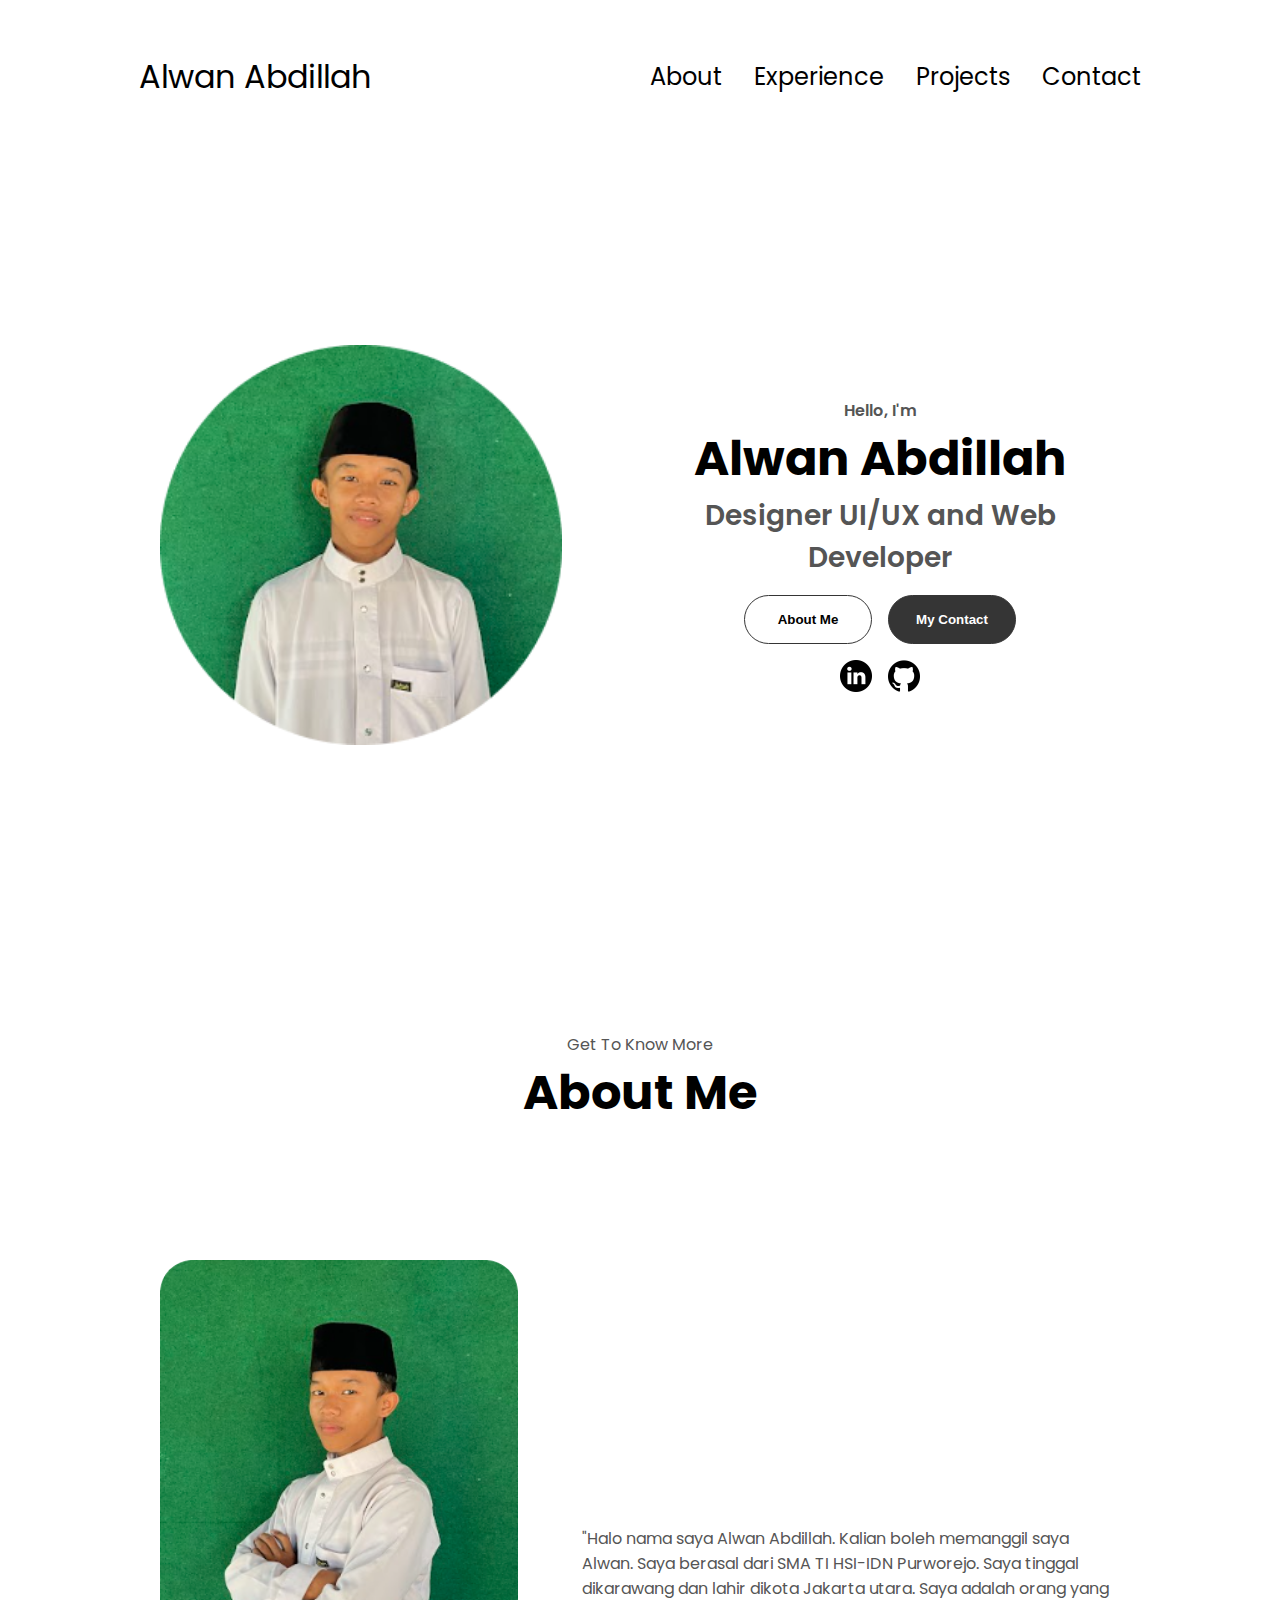
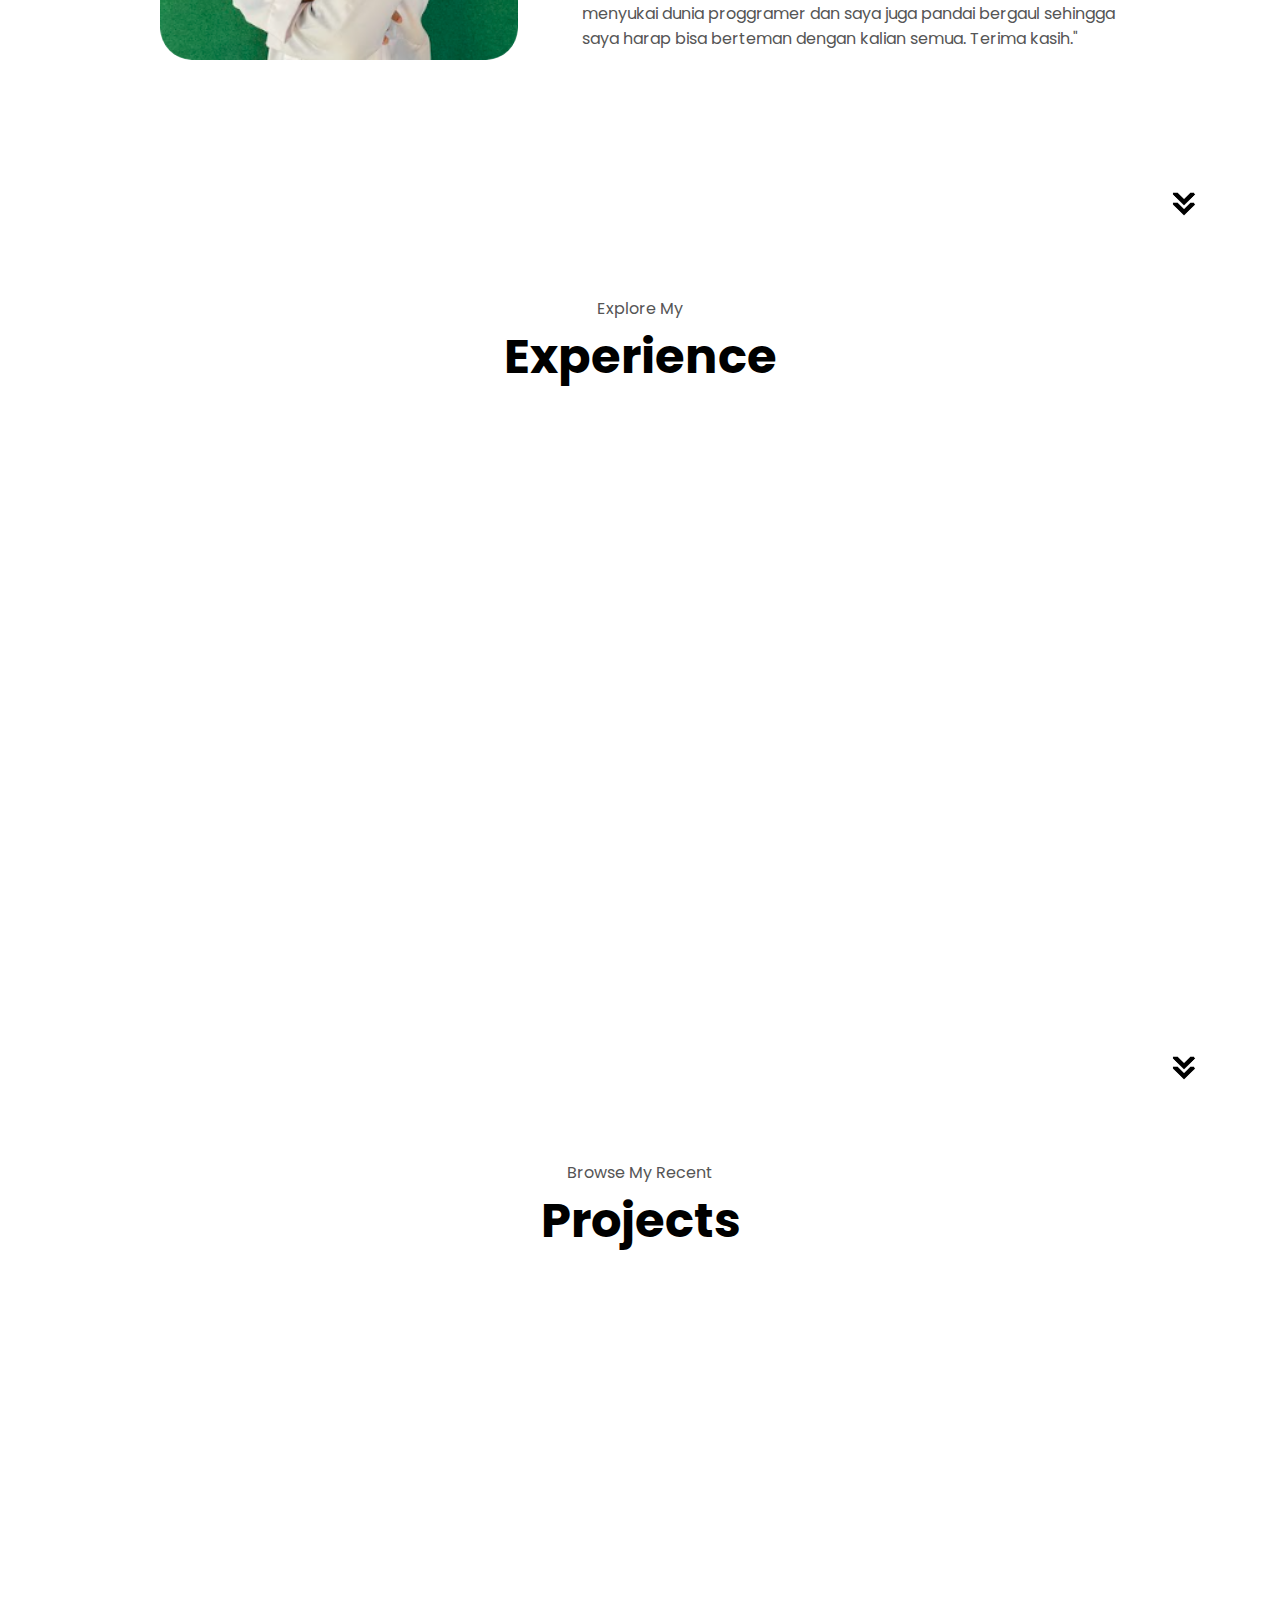
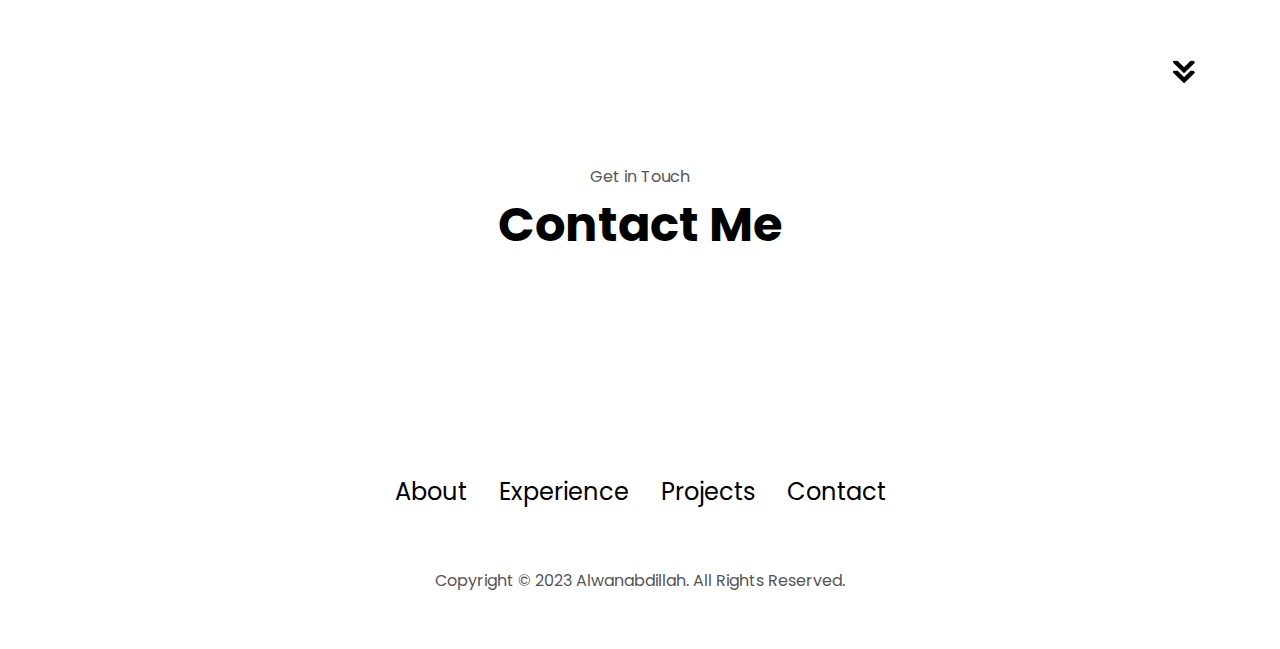
<file: index.html>
<!DOCTYPE html>
<html lang="en">
  <head>
    <meta charset="UTF-8" />
    <meta http-equiv="X-UA-Compatible" content="IE=edge" />
    <meta name="viewport" content="width=device-width, initial-scale=1.0" />
    <title>My Portfolio</title>
    <link rel="stylesheet" href="style.css" />
    <link rel="stylesheet" href="mediaqueries.css" />
    <link href="https://unpkg.com/aos@2.3.1/dist/aos.css" rel="stylesheet" />
  </head>
  <body>
    <div class="overflow">
      <nav id="desktop-nav">
        <div class="logo">Alwan Abdillah</div>
        <div>
          <ul class="nav-links">
            <li><a href="#about">About</a></li>
            <li><a href="#experience">Experience</a></li>
            <li><a href="#projects">Projects</a></li>
            <li><a href="#contact">Contact</a></li>
          </ul>
        </div>
      </nav>
      <nav id="hamburger-nav">
        <div class="logo">Alwan Abdillah</div>
        <div class="hamburger-menu">
          <div class="hamburger-icon" onclick="toggleMenu()">
            <span></span>
            <span></span>
            <span></span>
          </div>
          <div class="menu-links">
            <li><a href="#about" onclick="toggleMenu()">About</a></li>
            <li><a href="#experience" onclick="toggleMenu()">Experience</a></li>
            <li><a href="#projects" onclick="toggleMenu()">Projects</a></li>
            <li><a href="#contact" onclick="toggleMenu()">Contact</a></li>
          </div>
        </div>
      </nav>
      <section id="profile">
        <div class="section__pic-container">
          <img src="./assets/profilalwan.png" alt="John Doe profile picture" />
        </div>
        <div class="section__text">
          <p class="section__text__p1">Hello, I'm</p>
          <h1 class="title">Alwan Abdillah</h1>
          <p class="section__text__p2">Designer UI/UX and Web Developer</p>
          <div class="btn-container">
            <button class="btn btn-color-2" onclick="window.open('./#about')">
              About Me
            </button>
            <button
              class="btn btn-color-1"
              onclick="location.href='./#contact'"
            >
              My Contact
            </button>
          </div>
          <div id="socials-container">
            <img
              src="./assets/linkedin.png"
              alt="My LinkedIn profile"
              class="icon"
              onclick="location.href='https://www.linkedin.com/in/alwan-abdillah-208315274/'"
            />
            <img
              src="./assets/github.png"
              alt="My Github profile"
              class="icon"
              onclick="location.href ='https://github.com/Alwanabdillah'"
            />
          </div>
        </div>
      </section>
      <section id="about">
        <p class="section__text__p1">Get To Know More</p>
        <h1 class="title">About Me</h1>
        <div class="section-container">
          <div class="section__pic-container">
            <img
              src="./assets/profilalwankotak.png"
              alt="Profile picture"
              class="about-pic"
            />
          </div>
          <div class="about-details-container">
            <div data-aos="fade-up" class="about-containers">
              <div class="details-container">
                <img
                  src="./assets/experience.png"
                  alt="Experience icon"
                  class="icon"
                />
                <h3>Soft Skill</h3>
                <p>Visual Studio Code <br />Android Studio</p>
              </div>
              <div class="details-container">
                <img
                  src="./assets/education.png"
                  alt="Education icon"
                  class="icon"
                />
                <h3>Education</h3>
                <p>Ibnu Abbas Bording School<br />IDN-HSI IT Bording School</p>
              </div>
            </div>
            <div class="text-container">
              <p>
                "Halo nama saya Alwan Abdillah. Kalian boleh memanggil saya
                Alwan. Saya berasal dari SMA TI HSI-IDN Purworejo. Saya tinggal
                dikarawang dan lahir dikota Jakarta utara. Saya adalah orang
                yang menyukai dunia proggramer dan saya juga pandai bergaul
                sehingga saya harap bisa berteman dengan kalian semua. Terima
                kasih."
              </p>
            </div>
          </div>
        </div>
        <img
          src="./assets/arrow.png"
          alt="Arrow icon"
          class="icon arrow"
          onclick="location.href='./#experience'"
        />
      </section>
      <section id="experience">
        <p class="section__text__p1">Explore My</p>
        <h1 class="title">Experience</h1>
        <div data-aos="fade-down" class="experience-details-container">
          <div class="about-containers">
            <div class="details-container">
              <h2 class="experience-sub-title">Diniyyah Lessons</h2>
              <div class="article-container">
                <article>
                  <img
                    src="./assets/checkmark.png"
                    alt="Experience icon"
                    class="icon"
                  />
                  <div>
                    <h3>Fiqh</h3>
                    <p>Muamalah</p>
                  </div>
                </article>
                <article>
                  <img
                    src="./assets/checkmark.png"
                    alt="Experience icon"
                    class="icon"
                  />
                  <div>
                    <h3>Nahwu</h3>
                    <p>Fi'il</p>
                  </div>
                </article>
                <article>
                  <img
                    src="./assets/checkmark.png"
                    alt="Experience icon"
                    class="icon"
                  />
                  <div>
                    <h3>Mufradat</h3>
                    <p>Health</p>
                  </div>
                </article>
                <article>
                  <img
                    src="./assets/checkmark.png"
                    alt="Experience icon"
                    class="icon"
                  />
                  <div>
                    <h3>Aqidah</h3>
                    <p>Basic</p>
                  </div>
                </article>
                <article>
                  <img
                    src="./assets/checkmark.png"
                    alt="Experience icon"
                    class="icon"
                  />
                  <div>
                    <h3>Sirah Nabi</h3>
                    <p>Basic</p>
                  </div>
                </article>
                <article>
                  <img
                    src="./assets/checkmark.png"
                    alt="Experience icon"
                    class="icon"
                  />
                  <div>
                    <h3>Muhaddasah</h3>
                    <p>Intermediate</p>
                  </div>
                </article>
              </div>
            </div>
            <div class="details-container">
              <h2 class="experience-sub-title">Frontend Development</h2>
              <div class="article-container">
                <article>
                  <img
                    src="./assets/checkmark.png"
                    alt="Experience icon"
                    class="icon"
                  />
                  <div>
                    <h3>HTML</h3>
                    <p>Experienced</p>
                  </div>
                </article>
                <article>
                  <img
                    src="./assets/checkmark.png"
                    alt="Experience icon"
                    class="icon"
                  />
                  <div>
                    <h3>CSS</h3>
                    <p>Experienced</p>
                  </div>
                </article>
                <article>
                  <img
                    src="./assets/checkmark.png"
                    alt="Experience icon"
                    class="icon"
                  />
                  <div>
                    <h3>Java Script</h3>
                    <p>Intermediate</p>
                  </div>
                </article>
                <article>
                  <img
                    src="./assets/checkmark.png"
                    alt="Experience icon"
                    class="icon"
                  />
                  <div>
                    <h3>Python</h3>
                    <p>code</p>
                  </div>
                </article>
              </div>
            </div>
          </div>
        </div>
        <img
          src="./assets/arrow.png"
          alt="Arrow icon"
          class="icon arrow"
          onclick="location.href='./#projects'"
        />
      </section>
      <section id="projects">
        <p class="section__text__p1">Browse My Recent</p>
        <h1 class="title">Projects</h1>
        <div class="experience-details-container">
          <div class="about-containers">
            <div
              data-aos="fade-right"
              class="details-container color-container"
            >
              <div class="article-container">
                <img
                  src="./assets/diniyyah.png"
                  alt="Project 1"
                  class="project-img"
                />
              </div>
              <h2 class="experience-sub-title project-title">Diniyyah</h2>
              <div class="btn-container">
                <a
                  class="btn btn-color-2 project-btn"
                  href="diniyyah.html"
                  target="_parent"
                >
                  visit
                </a>
              </div>
            </div>
            <div data-aos="fade-up" class="details-container color-container">
              <div class="article-container">
                <img
                  src="./assets/english.png"
                  alt="Project 2"
                  class="project-img"
                />
              </div>
              <h2 class="experience-sub-title project-title">English</h2>
              <div class="btn-container">
                <a
                  class="btn btn-color-2 project-btn"
                  href="inggris.html"
                  target="_parent"
                >
                  visit
                </a>
              </div>
            </div>
            <div data-aos="fade-left" class="details-container color-container">
              <div class="article-container">
                <img
                  src="./assets/tahfidz.png"
                  alt="Project 3"
                  class="project-img"
                />
              </div>
              <h2 class="experience-sub-title project-title">Tahfidz</h2>
              <div class="btn-container">
                <a
                  class="btn btn-color-2 project-btn"
                  href="tahfidz.html"
                  target="_parent"
                  >visit</a
                >
              </div>
            </div>
          </div>
        </div>
        <img
          src="./assets/arrow.png"
          alt="Arrow icon"
          class="icon arrow"
          onclick="location.href='./#contact'"
        />
      </section>
      <section id="contact">
        <p class="section__text__p1">Get in Touch</p>
        <h1 class="title">Contact Me</h1>
        <div
          data-aos="fade-up"
          data-aos-duration="3000"
          class="contact-info-upper-container"
        >
          <!-- <div class="contact-info-container">
          <img
            src="./assets/email.png"
            alt="Email icon"
            class="icon contact-icon email-icon"
          />
          <p>
            <a
              href="https://mail.google.com/mail/u/0/#search/abdillahalwan67%40gmail.com?compose=new"
              target="_blank"
              >Gmail</a
            >
          </p>
        </div>
        <div class="contact-info-container">
          <img
            src="./assets/linkedin.png"
            alt="LinkedIn icon"
            class="icon contact-icon"
          />
          <p>
            <a
              href="https://www.linkedin.com/in/alwan-abdillah-208315274/"
              target="_blank"
              >LinkedIn</a
            >
          </p>
        </div> -->
          <div class="contact-info-container">
            <img
              src="./assets/github01.png"
              alt="Email icon"
              class="icon contact-icon email-icon"
            />
            <p>
              <a href="https://github.com/Alwanabdillah" target="_blank"
                >Github</a
              >
            </p>
          </div>
          <div class="contact-info-container">
            <img
              src="./assets/instagram.png"
              alt="Email icon"
              class="icon contact-icon email-icon"
            />
            <p>
              <a href="https://github.com/Alwanabdillah" target="_blank"
                >Instagram</a
              >
            </p>
          </div>
        </div>
      </section>
      <footer>
        <nav>
          <div class="nav-links-container">
            <ul class="nav-links">
              <li><a href="#about">About</a></li>
              <li><a href="#experience">Experience</a></li>
              <li><a href="#projects">Projects</a></li>
              <li><a href="#contact">Contact</a></li>
            </ul>
          </div>
        </nav>
        <p>Copyright &#169; 2023 Alwanabdillah. All Rights Reserved.</p>
      </footer>
      <script src="script.js"></script>
      <script src="https://unpkg.com/aos@2.3.1/dist/aos.js"></script>
      <script>
        AOS.init();
      </script>
    </div>
  </body>
</html>
</file>
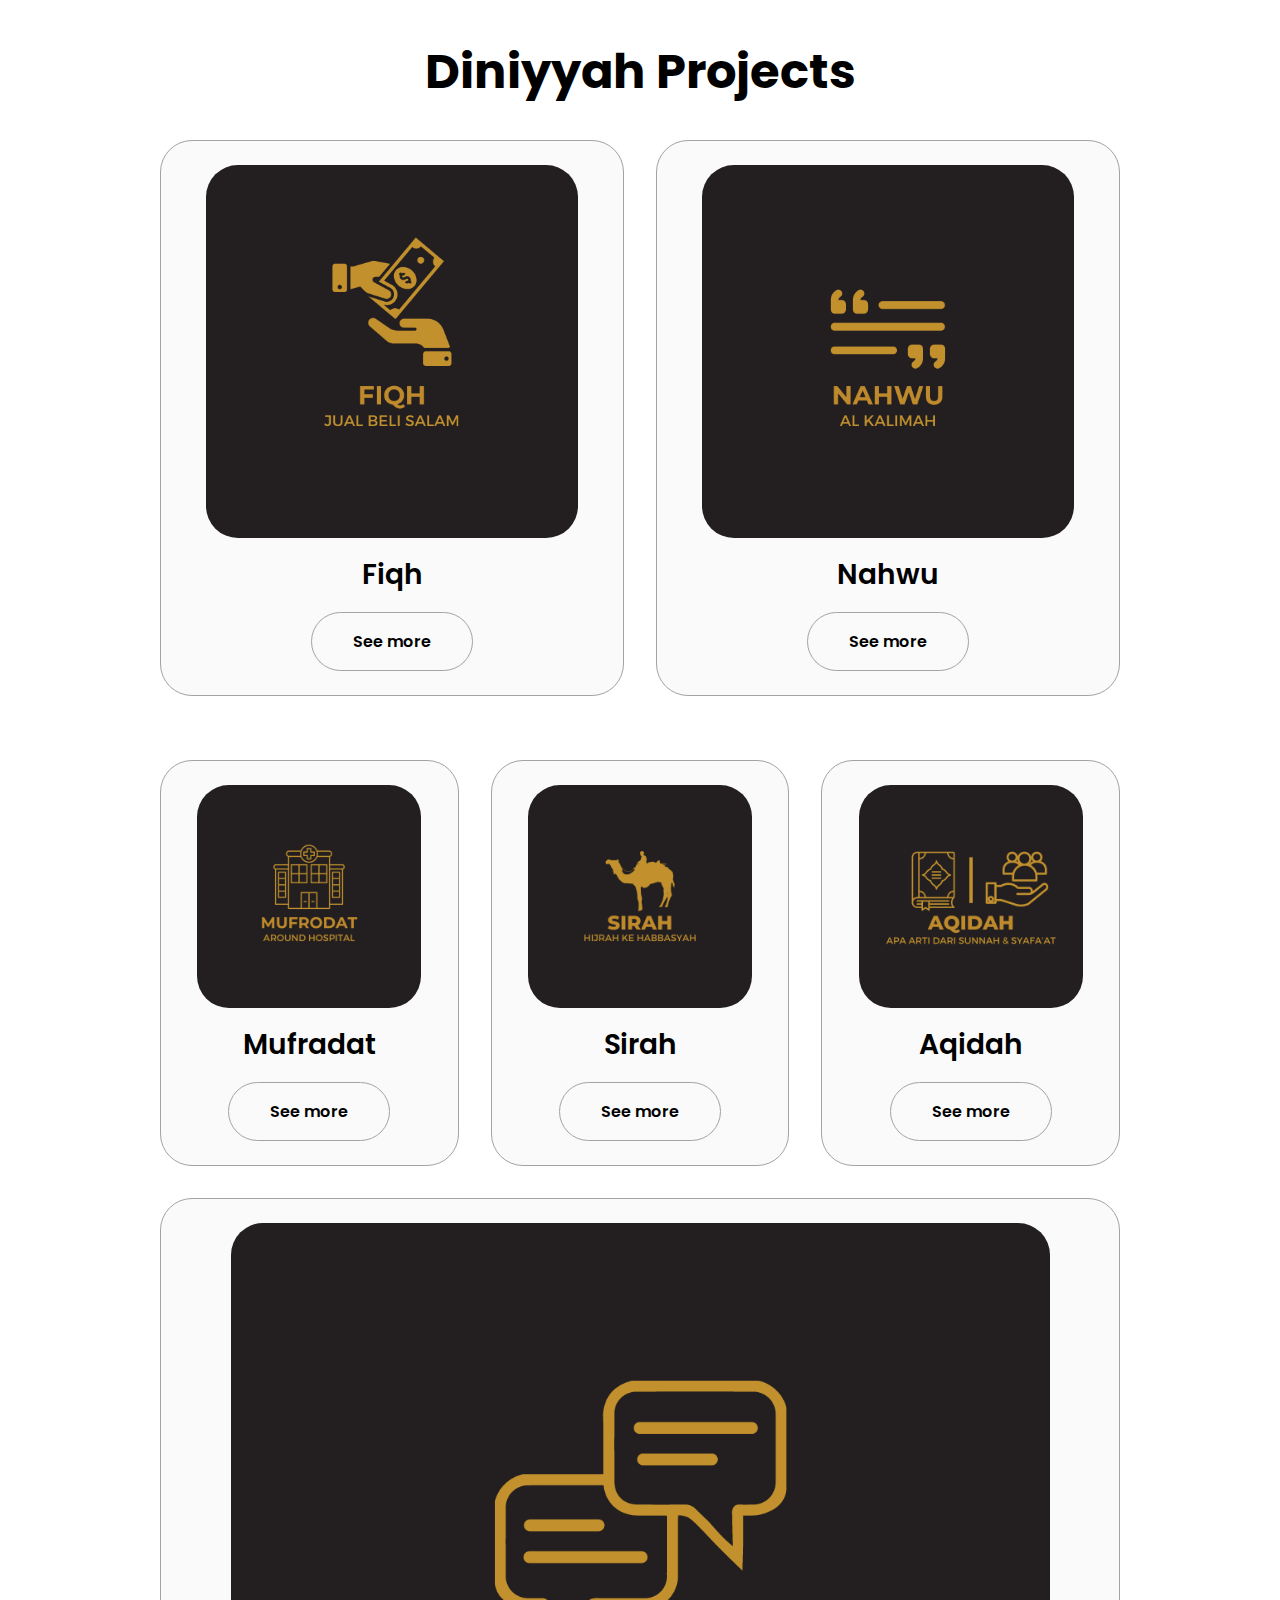
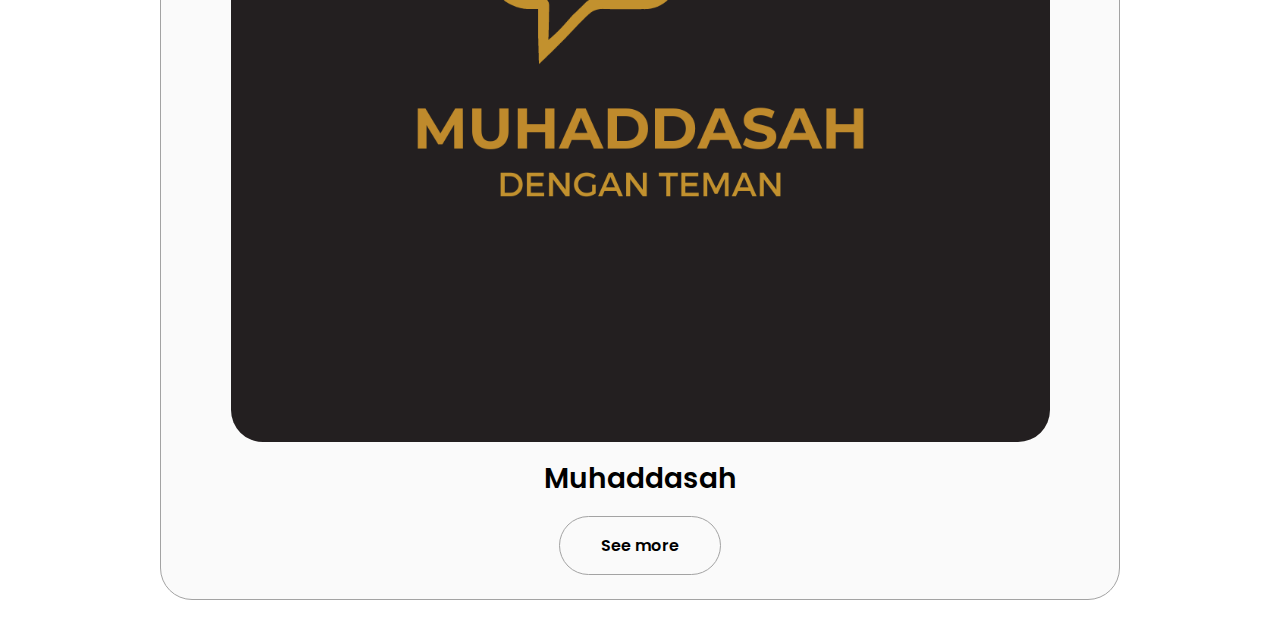
<file: diniyyah.html>
<!DOCTYPE html>
<html lang="en">
  <head>
    <meta charset="UTF-8" />
    <meta name="viewport" content="width=device-width, initial-scale=1.0" />
    <title>Diniyyah Project</title>
    <link rel="stylesheet" href="style.css" />
    <link rel="stylesheet" href="mediaqueries.css" />
  </head>
  <body>
    <section id="projects">
      <h1 class="title">Diniyyah Projects</h1>

      <div class="experience-details-container">
        <div class="about-containers">
          <div class="details-container color-container">
            <div class="article-container">
              <img
                src="./assets/fiqh.png"
                alt="Project 1"
                class="project-img"
              />
            </div>
            <h2 class="experience-sub-title project-title">Fiqh</h2>
            <div class="btn-container">
              <a
                class="btn btn-color-2 project-btn"
                href="https://drive.google.com/drive/folders/1MQEjeRQjmp7tTNQ4E2Wk5RXt0aHcWAD-?usp=sharing "
              >
                See more
              </a>
            </div>
          </div>
          <div class="details-container color-container">
            <div class="article-container">
              <img
                src="./assets/nahwu.png"
                alt="Project 2"
                class="project-img"
              />
            </div>
            <h2 class="experience-sub-title project-title">Nahwu</h2>
            <div class="btn-container">
              <a
                class="btn btn-color-2 project-btn"
                href="https://drive.google.com/drive/folders/1cwfjeqvGVmIvDpDojxfvxgkK0JxIeHxd?usp=sharing"
              >
                See more
              </a>
            </div>
          </div>
        </div>
        <div class="about-containers">
          <div class="details-container color-container">
            <div class="article-container">
              <img
                src="./assets/mufrodat.png"
                alt="Project 1"
                class="project-img"
              />
            </div>
            <h2 class="experience-sub-title project-title">Mufradat</h2>
            <div class="btn-container">
              <a
                class="btn btn-color-2 project-btn"
                href="https://drive.google.com/drive/folders/1mVkibnJ06zW-moGooWYih2SRwaDkqs9y?usp=sharing"
              >
                See more
              </a>
            </div>
          </div>
          <div class="details-container color-container">
            <div class="article-container">
              <img
                src="./assets/sirah.png"
                alt="Project 2"
                class="project-img"
              />
            </div>
            <h2 class="experience-sub-title project-title">Sirah</h2>
            <div class="btn-container">
              <a
                class="btn btn-color-2 project-btn"
                href="https://drive.google.com/drive/folders/1oJBNc240AxXUFQcgqwwz706evhE0ldF9?usp=sharing"
              >
                See more
              </a>
            </div>
          </div>

          <div class="details-container color-container">
            <div class="article-container">
              <img
                src="./assets/double aqidah.png"
                alt="Project 2"
                class="project-img"
              />
            </div>
            <h2 class="experience-sub-title project-title">Aqidah</h2>
            <div class="btn-container">
              <a
                class="btn btn-color-2 project-btn"
                href="https://drive.google.com/drive/folders/12-_XRdBSzsolqL2-6IkSXj9XuBGY-9ox?usp=sharing"
              >
                See more
              </a>
            </div>
          </div>
          <div class="details-container color-container">
            <div class="article-container">
              <img
                src="./assets/muhadasah.png"
                alt="Project 2"
                class="project-img"
              />
            </div>
            <h2 class="experience-sub-title project-title">Muhaddasah</h2>
            <div class="btn-container">
              <a
                class="btn btn-color-2 project-btn"
                href="https://drive.google.com/drive/folders/1eCvjotCr05jpWgh_yq_EtnEnGtONf9SL?usp=sharing"
              >
                See more
              </a>
            </div>
          </div>
        </div>
      </div>
    </section>
  </body>
</html>
</file>
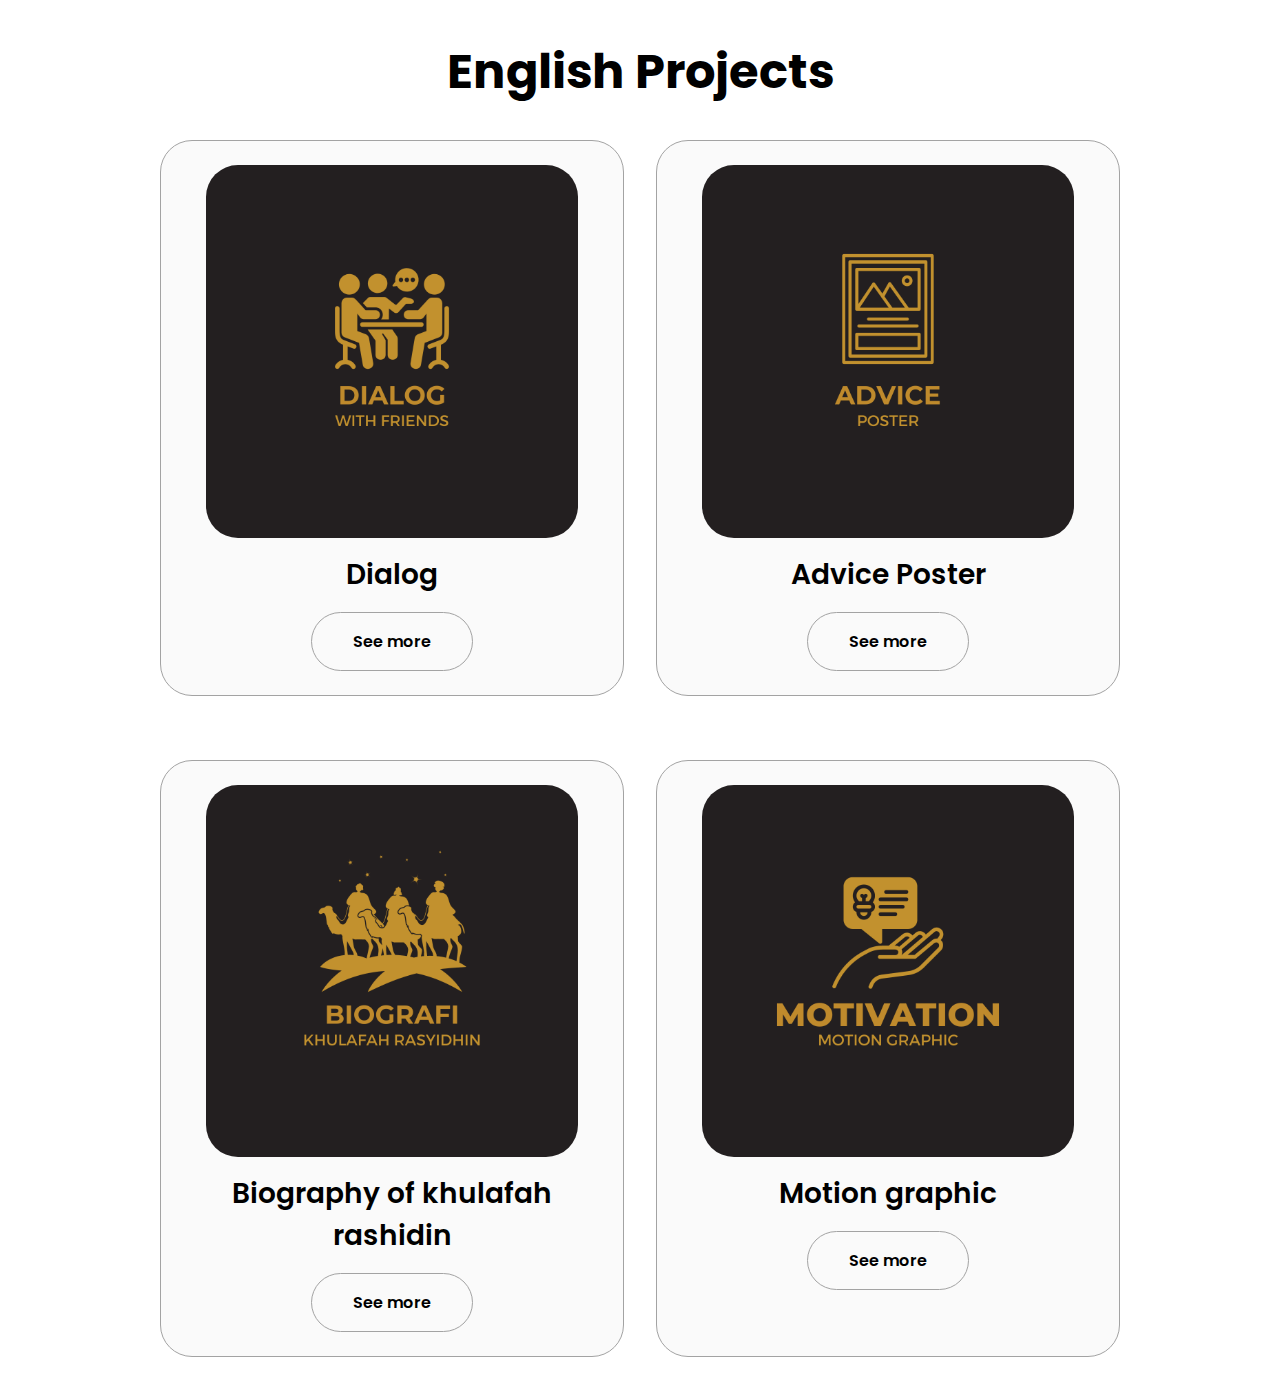
<file: inggris.html>
<!DOCTYPE html>
<html lang="en">
  <head>
    <meta charset="UTF-8" />
    <meta name="viewport" content="width=device-width, initial-scale=1.0" />
    <title>English Project</title>
    <link rel="stylesheet" href="style.css" />
    <link rel="stylesheet" href="mediaqueries.css" />
  </head>
  <body>
    <section id="projects">
      <h1 class="title">English Projects</h1>

      <div class="experience-details-container">
        <div class="about-containers">
          <div class="details-container color-container">
            <div class="article-container">
              <img
                src="./assets/dialog.png"
                alt="Project 1"
                class="project-img"
              />
            </div>
            <h2 class="experience-sub-title project-title">Dialog</h2>
            <div class="btn-container">
              <a
                class="btn btn-color-2 project-btn"
                href="https://youtu.be/GE38gJUWwmg"
              >
                See more
              </a>
            </div>
          </div>
          <div class="details-container color-container">
            <div class="article-container">
              <img
                src="./assets/adivce.png"
                alt="Project 2"
                class="project-img"
              />
            </div>
            <h2 class="experience-sub-title project-title">Advice Poster</h2>
            <div class="btn-container">
              <a
                class="btn btn-color-2 project-btn"
                href="https://drive.google.com/drive/folders/1R9N6WH87a1wffDxSWeFWP-Iyvq00XVrF?usp=drive_link"
              >
                See more
              </a>
            </div>
          </div>
        </div>
        <div class="about-containers">
          <div class="details-container color-container">
            <div class="article-container">
              <img
                src="./assets/biografi.png"
                alt="Project 3"
                class="project-img"
              />
            </div>
            <h2 class="experience-sub-title project-title">
              Biography of khulafah rashidin
            </h2>
            <div class="btn-container">
              <a
                class="btn btn-color-2 project-btn"
                href="https://youtu.be/IJhFiU1hMMI"
              >
                See more
              </a>
            </div>
          </div>
          <div class="details-container color-container">
            <div class="article-container">
              <img
                src="./assets/motivasi.png"
                alt="Project 3"
                class="project-img"
              />
            </div>
            <h2 class="experience-sub-title project-title">Motion graphic</h2>
            <div class="btn-container">
              <a
                class="btn btn-color-2 project-btn"
                href="https://youtu.be/EE0PlpMnfFk"
              >
                See more
              </a>
            </div>
          </div>
        </div>
      </div>
    </section>
  </body>
</html>
</file>
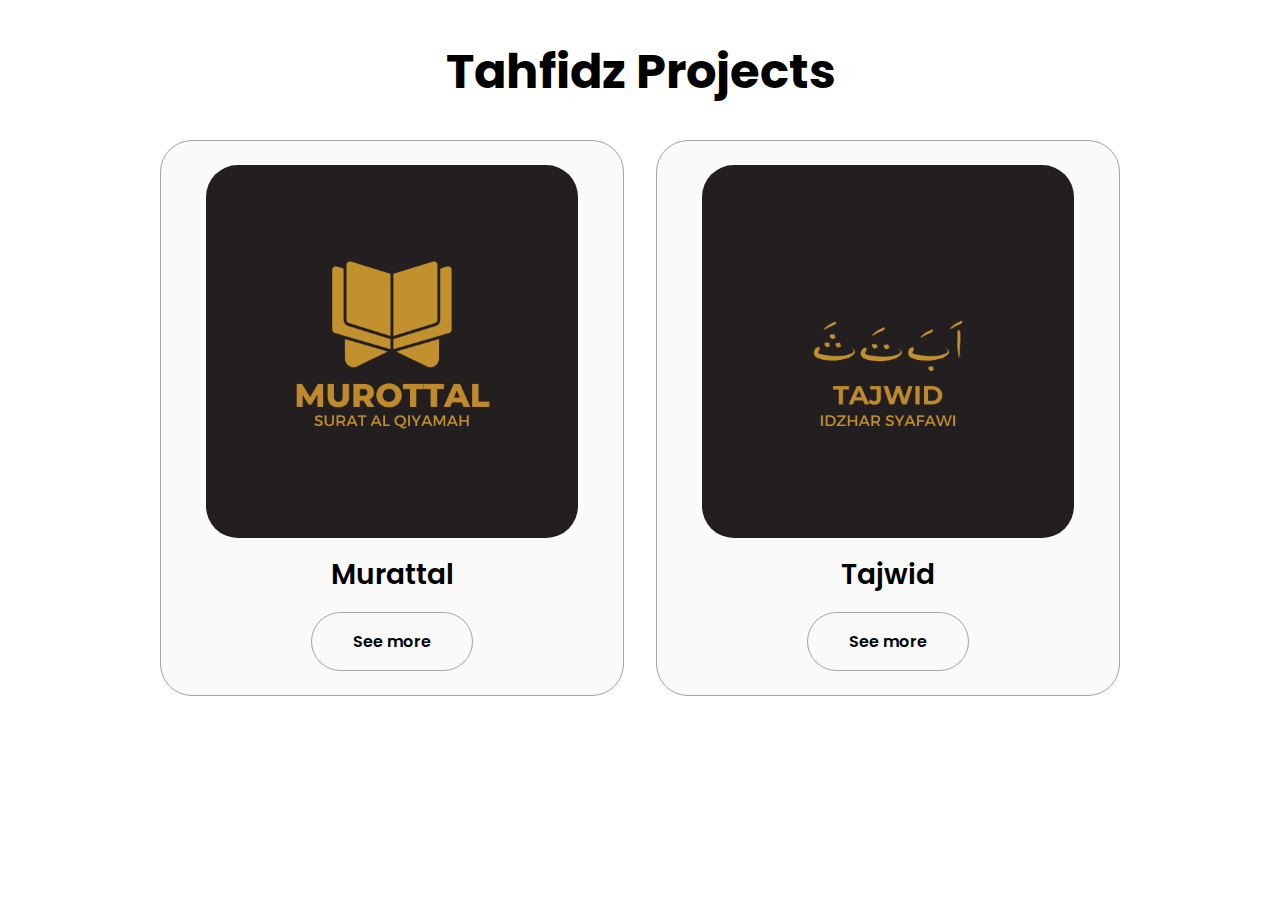
<file: tahfidz.html>
<!DOCTYPE html>
<html lang="en">
  <head>
    <meta charset="UTF-8" />
    <meta name="viewport" content="width=device-width, initial-scale=1.0" />
    <title>Tahfidz Project</title>
    <link rel="stylesheet" href="style.css" />
    <link rel="stylesheet" href="mediaqueries.css" />
  </head>
  <body>
    <section id="projects">
      <h1 class="title">Tahfidz Projects</h1>

      <div class="experience-details-container">
        <div class="about-containers">
          <div class="details-container color-container">
            <div class="article-container">
              <img
                src="./assets/murottal.png"
                alt="Project 1"
                class="project-img"
              />
            </div>
            <h2 class="experience-sub-title project-title">Murattal</h2>
            <div class="btn-container">
              <a
                class="btn btn-color-2 project-btn"
                href="https://youtu.be/MnQx05rsSrc"
              >
                See more
              </a>
            </div>
          </div>
          <div class="details-container color-container">
            <div class="article-container">
              <img
                src="./assets/idzhar.png"
                alt="Project 2"
                class="project-img"
              />
            </div>
            <h2 class="experience-sub-title project-title">Tajwid</h2>
            <div class="btn-container">
              <a
                class="btn btn-color-2 project-btn"
                href="https://youtu.be/e3Cwj9TT_AI"
              >
                See more
              </a>
            </div>
          </div>
        </div>
      </div>
    </section>
  </body>
</html>
</file>
<file: style.css>
/* GENERAL */

@import url("https://fonts.googleapis.com/css2?family=Poppins:wght@300;400;500;600&display=swap");

* {
  margin: 0;
  padding: 0;
}

body {
  font-family: "Poppins", sans-serif;
}

.overflow {
  overflow-x: hidden;
}

html {
  scroll-behavior: smooth;
}

p {
  color: rgb(85, 85, 85);
}

/* TRANSITION */

a,
.btn {
  transition: all 300ms ease;
}

/* DESKTOP NAV */

nav,
.nav-links {
  display: flex;
}

nav {
  justify-content: space-around;
  align-items: center;
  height: 17vh;
}

.nav-links {
  gap: 2rem;
  list-style: none;
  font-size: 1.5rem;
}

a {
  color: black;
  text-decoration: none;
  text-decoration-color: white;
}

a:hover {
  color: grey;
  text-decoration: underline;
  text-underline-offset: 1rem;
  text-decoration-color: rgb(181, 181, 181);
}

.logo {
  font-size: 2rem;
}

.logo:hover {
  cursor: default;
}

/* HAMBURGER MENU */

#hamburger-nav {
  display: none;
}

.hamburger-menu {
  position: relative;
  display: inline-block;
}

.hamburger-icon {
  display: flex;
  flex-direction: column;
  justify-content: space-between;
  height: 24px;
  width: 30px;
  cursor: pointer;
}

.hamburger-icon span {
  width: 100%;
  height: 2px;
  background-color: black;
  transition: all 0.3 ease-in-out;
}

.menu-links {
  position: absolute;
  top: 100%;
  right: 0;
  background-color: white;
  width: fit-content;
  max-height: 0;
  overflow: hidden;
  transition: all 0.3 ease-in-out;
}

.menu-links a {
  display: block;
  padding: 10px;
  text-align: center;
  font-size: 1.5rem;
  color: black;
  text-decoration: none;
  transition: all 0.3 ease-in-out;
}

.menu-links li {
  list-style: none;
}

.menu-links.open {
  max-height: 300px;
}

.hamburger-icon.open span:first-child {
  transform: rotate(45deg) translate(10px, 5px);
}

.hamburger-icon.open span:nth-child(2) {
  opacity: 0;
}

.hamburger-icon.open span:last-child {
  transform: rotate(-45deg) translate(10px, -5px);
}

.hamburger-icon span:first-child {
  transform: none;
}

.hamburger-icon span:first-child {
  opacity: 1;
}

.hamburger-icon span:first-child {
  transform: none;
}

/* SECTIONS */

section {
  padding-top: 4vh;
  height: 96vh;
  margin: 0 10rem;
  box-sizing: border-box;
  min-height: fit-content;
}

.section-container {
  display: flex;
}

/* PROFILE SECTION */

#profile {
  display: flex;
  justify-content: center;
  gap: 5rem;
  height: 80vh;
}

.section__pic-container {
  display: flex;
  height: 400px;
  width: 400px;
  margin: auto 0;
}

.section__text {
  align-self: center;
  text-align: center;
}

.section__text p {
  font-weight: 600;
}

.section__text__p1 {
  text-align: center;
}

.section__text__p2 {
  font-size: 1.75rem;
  margin-bottom: 1rem;
}

.title {
  font-size: 3rem;
  text-align: center;
}

#socials-container {
  display: flex;
  justify-content: center;
  margin-top: 1rem;
  gap: 1rem;
}

/* ICONS */

.icon {
  cursor: pointer;
  height: 2rem;
}

/* BUTTONS */

.btn-container {
  display: flex;
  justify-content: center;
  gap: 1rem;
}

.btn {
  font-weight: 600;
  transition: all 300ms ease;
  padding: 1rem;
  width: 8rem;
  border-radius: 2rem;
}

.btn-color-1,
.btn-color-2 {
  border: rgb(53, 53, 53) 0.1rem solid;
}

.btn-color-1:hover,
.btn-color-2:hover {
  cursor: pointer;
}

.btn-color-1,
.btn-color-2:hover {
  background: rgb(53, 53, 53);
  color: white;
}

.btn-color-1:hover {
  background: rgb(0, 0, 0);
}

.btn-color-2 {
  background: none;
}

.btn-color-2:hover {
  border: rgb(255, 255, 255) 0.1rem solid;
}

.btn-container {
  gap: 1rem;
}

/* ABOUT SECTION */

#about {
  position: relative;
}

.about-containers {
  gap: 2rem;
  margin-bottom: 2rem;
  margin-top: 2rem;
}

.about-details-container {
  justify-content: center;
  flex-direction: column;
}

.about-containers,
.about-details-container {
  display: flex;
}

.about-pic {
  border-radius: 2rem;
}

.arrow {
  position: absolute;
  right: -5rem;
  bottom: 2.5rem;
}

.details-container {
  padding: 1.5rem;
  flex: 1;
  background: white;
  border-radius: 2rem;
  border: rgb(53, 53, 53) 0.1rem solid;
  border-color: rgb(163, 163, 163);
  text-align: center;
}

.section-container {
  gap: 4rem;
  height: 80%;
}

.section__pic-container {
  height: 400px;
  width: 400px;
  margin: auto 0;
}

/* EXPERIENCE SECTION */

#experience {
  position: relative;
}

.experience-sub-title {
  color: rgb(85, 85, 85);
  font-weight: 600;
  font-size: 1.75rem;
  margin-bottom: 2rem;
}

.experience-details-container {
  display: flex;
  justify-content: center;
  flex-direction: column;
}

.article-container {
  display: flex;
  text-align: initial;
  flex-wrap: wrap;
  flex-direction: row;
  gap: 2.5rem;
  justify-content: space-around;
}

article {
  display: flex;
  width: 10rem;
  justify-content: space-around;
  gap: 0.5rem;
}

article .icon {
  cursor: default;
}

/* PROJECTS SECTION */

#projects {
  position: relative;
}

.color-container {
  border-color: rgb(163, 163, 163);
  background: rgb(250, 250, 250);
}

.project-img {
  border-radius: 2rem;
  width: 90%;
  height: 90%;
}

.project-title {
  margin: 1rem;
  color: black;
}

.project-btn {
  color: black;
  border-color: rgb(163, 163, 163);
}

/* CONTACT */

#contact {
  display: flex;
  justify-content: center;
  flex-direction: column;
  height: 70vh;
}

.contact-info-upper-container {
  display: flex;
  justify-content: center;
  border-radius: 2rem;
  border: rgb(53, 53, 53) 0.1rem solid;
  border-color: rgb(163, 163, 163);
  background: (250, 250, 250);
  margin: 2rem auto;
  padding: 0.5rem;
}

.contact-info-container {
  display: flex;
  align-items: center;
  justify-content: center;
  gap: 0.5rem;
  margin: 1rem;
}

.contact-info-container p {
  font-size: larger;
}

.contact-icon {
  cursor: default;
}

.email-icon {
  height: 2.5rem;
}

/* FOOTER SECTION */

footer {
  height: 26vh;
  margin: 0 1rem;
}

footer p {
  text-align: center;
}
</file>
<file: mediaqueries.css>
@media screen and (max-width: 1400px) {
  #profile {
    height: 83vh;
    margin-bottom: 6rem;
  }

  .about-containers {
    flex-wrap: wrap;
  }

  #contact,
  #projects {
    height: fit-content;
  }
}

@media screen and (max-width: 1200px) {
  #desktop-nav {
    display: none;
  }

  #hamburger-nav {
    display: flex;
  }

  #experience,
  .experience-details-container {
    margin-top: 2rem;
  }

  #profile,
  .section-container {
    display: block;
  }

  .arrow {
    display: none;
  }

  section,
  .section-container {
    height: fit-content;
  }

  section {
    margin: 0 5%;
  }

  .section__pic-container {
    width: 275px;
    height: 275px;
    margin: 0 auto 2rem;
  }

  .about-containers {
    margin-top: 0;
  }
}

@media screen and (max-width: 600px) {

  #contact,
  footer {
    height: 40vh;
  }

  #profile {
    height: 83vh;
    margin-bottom: 0;
  }

  article {
    font-size: 1rem;
  }

  footer nav {
    height: fit-content;
    margin-bottom: 2rem;
  }

  .about-containers,
  .contact-info-upper-container,
  .btn-container {
    flex-wrap: wrap;
  }

  .contact-info-container {
    margin: 0 10px;
  }

  .contact-info-container img {
    width: 24px;
    height: 24px;
  }

  .contact-info-container p,
  .nav-links li a {
    font-size: 1rem;
  }

  .experience-sub-title {
    font-size: 1.25rem;
  }

  .logo {
    font-size: 1.5rem;
  }

  .nav-links {
    flex-direction: column;
    gap: 0.5rem;
    text-align: center;
  }

  .section__pic-container {
    width: auto;
    height: 46vw;
    justify-content: center;
  }

  .section__text__p2 {
    font-size: 1.25rem;
  }

  .title {
    font-size: 2rem;
  }

  .text-container {
    text-align: justify;
  }
}
</file>
